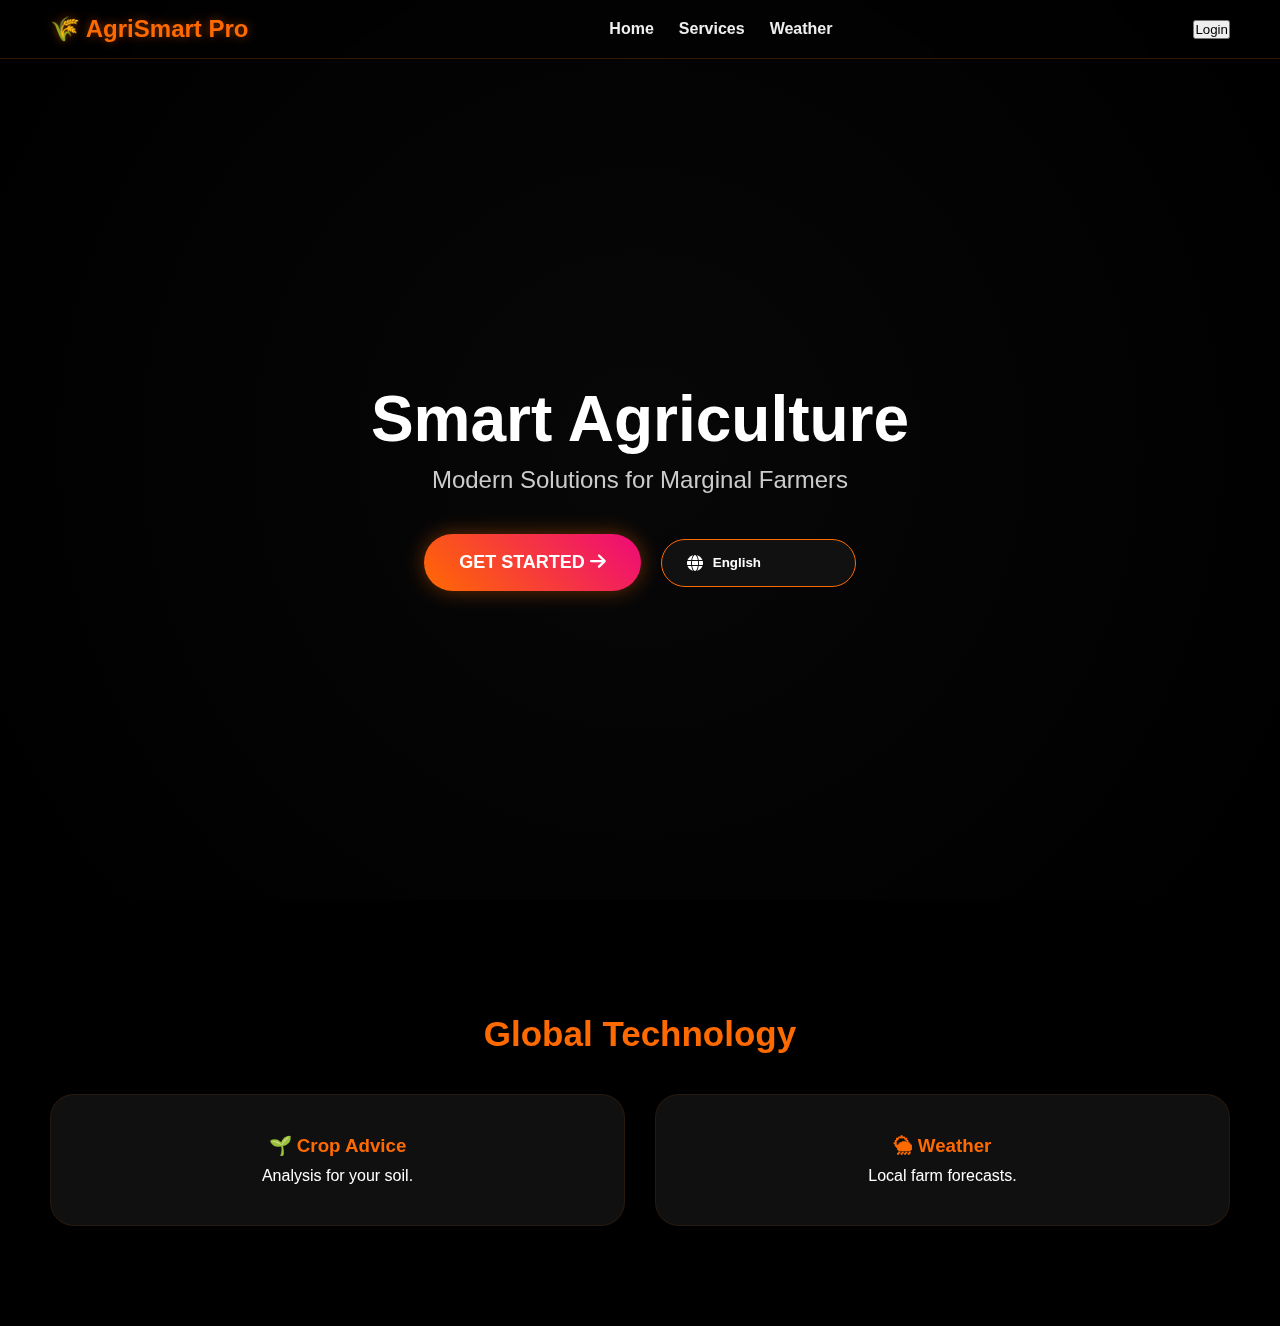
<file: index2.html>
<!DOCTYPE html>
<html lang="en">
<head>
<meta charset="UTF-8">
<meta name="viewport" content="width=device-width, initial-scale=1.0">
<title>AgriSmart Pro | Global Portal</title>
<link href="https://cdnjs.cloudflare.com/ajax/libs/animate.css/4.1.1/animate.min.css" rel="stylesheet">
<link rel="stylesheet" href="https://cdnjs.cloudflare.com/ajax/libs/font-awesome/6.0.0/css/all.min.css">
<style>
/* Previous Styles Kept Same... */
*{margin:0;padding:0;box-sizing:border-box;font-family: 'Segoe UI', Arial, sans-serif; scroll-behavior: smooth;}
body { background-color: #000; color: #fff; overflow-x: hidden; }

.bg-animation { position: fixed; top: 0; left: 0; width: 100%; height: 100%; background: radial-gradient(circle at 50% 50%, #1a1a1a 0%, #000 100%); z-index: -1; }
.stars { position: absolute; width: 200%; height: 200%; background: url('https://www.transparenttextures.com/patterns/stardust.png'); animation: moveStars 100s linear infinite; opacity: 0.3; }
@keyframes moveStars { from { transform: translateY(0); } to { transform: translateY(-50%); } }

/* Navbar */
.navbar{ display:flex; justify-content:space-between; align-items:center; padding:15px 50px; background: rgba(0,0,0,0.8); backdrop-filter: blur(10px); position:sticky; top:0; z-index:1000; border-bottom: 1px solid rgba(255,106,0,0.2); }
.navbar .logo{ font-size:24px; font-weight:bold; color:#ff6a00; cursor: pointer; text-shadow: 0 0 10px rgba(255,106,0,0.5); }
.navbar ul{ display:flex; list-style:none; gap:25px; }
.navbar ul li a{ text-decoration:none; color:#eee; font-weight:600; transition:0.3s; }

/* Flex Container for Buttons */
.hero-btns {
    display: flex;
    gap: 20px;
    align-items: center;
    justify-content: center;
    flex-wrap: wrap;
}

/* Updated Get Started Button */
.get-started-btn {
  padding: 18px 35px;
  font-size: 18px;
  font-weight: bold;
  color: #fff;
  background: linear-gradient(45deg, #ff6a00, #ee0979);
  border: none;
  border-radius: 50px;
  cursor: pointer;
  transition: 0.4s;
  box-shadow: 0 0 20px rgba(255, 106, 0, 0.4);
}
.get-started-btn:hover { transform: scale(1.05); box-shadow: 0 0 30px rgba(255, 106, 0, 0.7); }

/* Stylish Language Selector */
.lang-selector-container {
    position: relative;
    background: rgba(20, 20, 20, 0.8);
    border: 1px solid #ff6a00;
    border-radius: 50px;
    padding: 15px 25px;
    cursor: pointer;
    transition: 0.3s;
    display: flex;
    align-items: center;
    gap: 10px;
}
.lang-selector-container:hover { background: rgba(255, 106, 0, 0.1); box-shadow: 0 0 15px rgba(255, 106, 0, 0.3); }

#langSelect {
    background: transparent;
    color: white;
    border: none;
    outline: none;
    font-weight: bold;
    cursor: pointer;
    appearance: none; /* Removes default arrow */
}

/* Sections Styling */
section { padding: 100px 50px; text-align: center; }
.hero{ height:95vh; display:flex; flex-direction:column; justify-content:center; align-items:center; background: linear-gradient(rgba(0,0,0,0.7),rgba(0,0,0,0.7)), url('https://images.unsplash.com/photo-1500382017468-9049fed747ef?auto=format&fit=crop&w=1600&q=80') no-repeat center/cover; }
.hero h1{ font-size:64px; margin-bottom:10px; }
.hero p{ font-size:24px; margin-bottom:40px; color: #ccc; }

.features-grid{ display:grid; grid-template-columns:repeat(auto-fit,minmax(250px,1fr)); gap:30px; margin-top: 40px; }
.card{ background: rgba(20, 20, 20, 0.8); border: 1px solid rgba(255,106,0,0.1); border-radius:24px; padding:40px 30px; transition:0.4s; }
.card h3 { color: #ff6a00; margin-bottom: 10px; }
</style>
</head>
<body>

<div class="bg-animation"><div class="stars"></div></div>

<div class="navbar">
  <div class="logo" id="navLogo">🌾 AgriSmart Pro</div>
  <ul id="navMenu">
    <li><a href="#home">Home</a></li>
    <li><a href="#features">Services</a></li>
    <li><a href="#weather">Weather</a></li>
  </ul>
  <div class="nav-right">
    <button onclick="alert('Login System')">Login</button>
  </div>
</div>

<section id="home" class="hero">
  <h1 id="mainTitle" class="animate__animated animate__fadeInDown">Smart Agriculture</h1>
  <p id="subTitle" class="animate__animated animate__fadeInUp">Modern Solutions for Marginal Farmers</p>
  
  <div class="hero-btns animate__animated animate__zoomIn">
    <button class="get-started-btn" onclick="location.href='#features'">
        <span id="btnText">GET STARTED</span> <i class="fas fa-arrow-right ml-2"></i>
    </button>

    <div class="lang-selector-container">
        <i class="fas fa-globe text-orange-500"></i>
        <select id="langSelect" onchange="changeLanguage(this.value)">
            <option value="en">English</option>
            <option value="hi">हिन्दी (Hindi)</option>
            <option value="es">Español (Spanish)</option>
            <option value="ar">العربية (Arabic)</option>
            <option value="tr">Türkçe (Turkish)</option>
        </select>
    </div>
  </div>
</section>

<section id="features">
    <h2 id="featTitle" style="font-size: 35px; color: #ff6a00;">Global Technology</h2>
    <div class="features-grid">
        <div class="card"><h3>🌱 Crop Advice</h3><p>Analysis for your soil.</p></div>
        <div class="card"><h3>🌦 Weather</h3><p>Local farm forecasts.</p></div>
    </div>
</section>

<script>
// Language Content Data
const translations = {
    en: {
        title: "Smart Agriculture",
        sub: "Modern Solutions for Marginal Farmers",
        btn: "GET STARTED",
        feat: "Global Technology"
    },
    hi: {
        title: "स्मार्ट कृषि",
        sub: "सीमांत किसानों के लिए आधुनिक समाधान",
        btn: "शुरू करें",
        feat: "वैश्विक तकनीक"
    },
    es: {
        title: "Agricultura Inteligente",
        sub: "Soluciones modernas para pequeños agricultores",
        btn: "EMPEZAR",
        feat: "Tecnología Global"
    },
    ar: {
        title: "الزراعة الذكية",
        sub: "حلول حديثة لصغار المزارعين",
        btn: "البدء الآن",
        feat: "التكنولوجيا العالمية"
    },
    tr: {
        title: "Akıllı Tarım",
        sub: "Küçük Çiftçiler İçin Modern Çözümler",
        btn: "BAŞLA",
        feat: "Küresel Teknoloji"
    }
};

function changeLanguage(lang) {
    const content = translations[lang];
    
    // Update main elements
    document.getElementById('mainTitle').innerText = content.title;
    document.getElementById('subTitle').innerText = content.sub;
    document.getElementById('btnText').innerText = content.btn;
    document.getElementById('featTitle').innerText = content.feat;

    // Optional: Direction for Arabic
    if(lang === 'ar') {
        document.body.style.direction = 'rtl';
    } else {
        document.body.style.direction = 'ltr';
    }
}
</script>

</body>
</html>
</file>
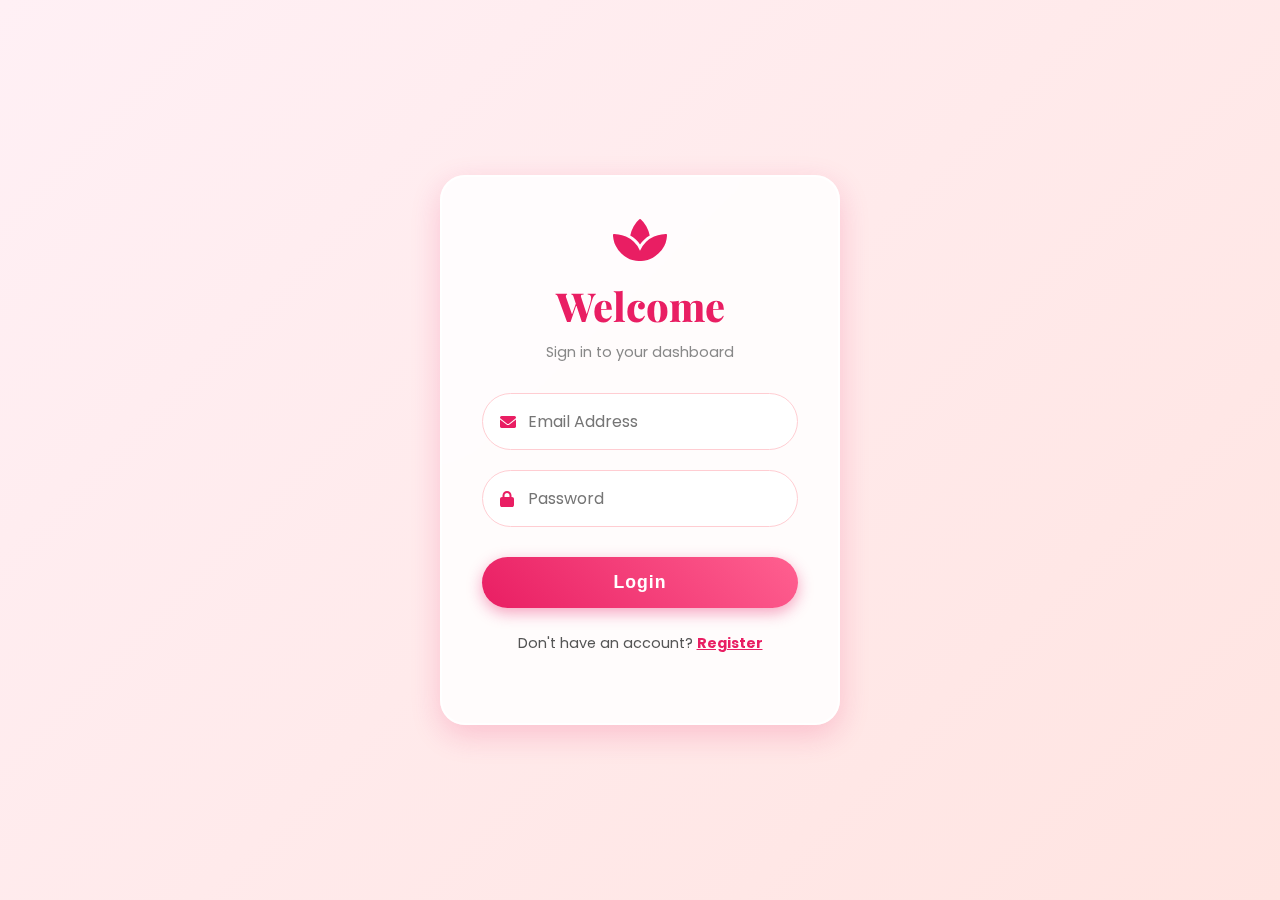
<file: log in.html>
<!DOCTYPE html>
<html lang="en">
<head>
    <meta charset="UTF-8">
    <meta name="viewport" content="width=device-width, initial-scale=1.0">
    <title>GearGuard - Floral Access</title>
    <link href="https://fonts.googleapis.com/css2?family=Playfair+Display:wght@600;800&family=Poppins:wght@300;400;600&display=swap" rel="stylesheet">
    <link rel="stylesheet" href="https://cdnjs.cloudflare.com/ajax/libs/font-awesome/6.0.0/css/all.min.css">
    
    <style>
        /* --- FLORAL THEME VARIABLES --- */
        :root {
            --primary-pink: #e91e63;
            --soft-pink: #fce4ec;
            --leaf-green: #4caf50;
            --white: #ffffff;
            --glass-bg: rgba(255, 255, 255, 0.85); /* Milky Glass */
            --shadow: 0 10px 30px rgba(233, 30, 99, 0.2);
            --font-head: 'Playfair Display', serif;
            --font-body: 'Poppins', sans-serif;
        }

        * { margin: 0; padding: 0; box-sizing: border-box; }

        body {
            height: 100vh;
            background: linear-gradient(135deg, #fff0f5 0%, #ffe4e1 100%); /* Soft Gradient */
            font-family: var(--font-body);
            overflow: hidden;
            display: flex; justify-content: center; align-items: center;
            position: relative;
        }

        /* --- BACKGROUND IMAGE (Soft Flowers) --- */
        .bg-layer {
            position: absolute; top: 0; left: 0; width: 100%; height: 100%;
            /* Beautiful Floral Background */
            background: url('https://images.unsplash.com/photo-1490750967868-58cb7506deed?q=80&w=2070&auto=format&fit=crop') no-repeat center center/cover;
            opacity: 0.6; z-index: -2;
        }

        /* --- FALLING PETALS ANIMATION --- */
        .petal {
            position: absolute; top: -10%;
            width: 15px; height: 15px;
            background: #ffc1e3;
            border-radius: 15px 0 15px 0; /* Petal Shape */
            opacity: 0.8; z-index: -1;
            animation: fall linear infinite;
        }

        @keyframes fall {
            0% { transform: translateY(0) rotate(0deg); opacity: 0.8; }
            100% { transform: translateY(110vh) rotate(360deg); opacity: 0; }
        }

        /* --- 3D FLIP CARD --- */
        .card-container {
            position: relative; width: 400px; min-height: 550px;
            perspective: 1000px;
        }

        .glass-box {
            position: absolute; width: 100%; height: 100%;
            background: var(--glass-bg);
            backdrop-filter: blur(15px); -webkit-backdrop-filter: blur(15px);
            border: 2px solid #fff; border-radius: 25px;
            padding: 40px;
            display: flex; flex-direction: column; align-items: center; justify-content: center;
            box-shadow: var(--shadow);
            transition: transform 0.8s cubic-bezier(0.68, -0.55, 0.265, 1.55);
            backface-visibility: hidden;
        }

        /* Flip Logic */
        .card-container.flip .box-login { transform: rotateY(180deg); }
        .card-container.flip .box-register { transform: rotateY(0deg); }
        .box-login { transform: rotateY(0deg); z-index: 2; }
        .box-register { transform: rotateY(-180deg); z-index: 1; }

        /* Typography & Inputs */
        h2 {
            color: var(--primary-pink); font-family: var(--font-head);
            font-size: 2.5rem; margin-bottom: 10px; font-weight: 800;
        }
        p { color: #888; font-size: 0.9rem; margin-bottom: 30px; }

        .input-group { position: relative; width: 100%; margin-bottom: 20px; }
        
        .input-group input {
            width: 100%; padding: 15px 15px 15px 45px;
            background: #fff; border: 1px solid #ffcdd2;
            border-radius: 50px; /* Pill Shape */
            color: #333; font-family: var(--font-body); font-size: 1rem;
            outline: none; transition: 0.3s;
        }
        
        .input-group input:focus {
            border-color: var(--primary-pink);
            box-shadow: 0 0 10px rgba(233, 30, 99, 0.2);
        }

        .input-group i {
            position: absolute; left: 18px; top: 50%; transform: translateY(-50%);
            color: var(--primary-pink);
        }

        /* Beautiful Button */
        .btn-flower {
            width: 100%; padding: 15px;
            background: linear-gradient(45deg, #e91e63, #ff6090);
            border: none; border-radius: 50px;
            color: white; font-weight: 600; font-size: 1.1rem; letter-spacing: 1px;
            cursor: pointer; transition: 0.3s; margin-top: 10px;
            box-shadow: 0 5px 15px rgba(233, 30, 99, 0.4);
        }
        .btn-flower:hover { transform: translateY(-3px); box-shadow: 0 8px 20px rgba(233, 30, 99, 0.6); }

        .switch-text { margin-top: 25px; color: #555; }
        .switch-text span {
            color: var(--primary-pink); cursor: pointer; font-weight: bold; text-decoration: underline;
        }

    </style>
</head>
<body>

    <div class="bg-layer"></div>
    <div id="petals-container"></div> 

    <div class="card-container" id="mainCard">
        
        <div class="glass-box box-login">
            <i class="fa fa-spa fa-3x" style="color:var(--primary-pink); margin-bottom:15px;"></i>
            <h2>Welcome</h2>
            <p>Sign in to your dashboard</p>

            <form onsubmit="event.preventDefault(); window.location.href='index.html'">
                <div class="input-group">
                    <i class="fa fa-envelope"></i>
                    <input type="email" placeholder="Email Address" required>
                </div>
                <div class="input-group">
                    <i class="fa fa-lock"></i>
                    <input type="password" placeholder="Password" required>
                </div>
                
                <button class="btn-flower">Login</button>
            </form>

            <p class="switch-text">
                Don't have an account? <span onclick="flipCard()">Register</span>
            </p>
        </div>

        <div class="glass-box box-register">
            <i class="fa fa-leaf fa-3x" style="color:var(--leaf-green); margin-bottom:15px;"></i>
            <h2 style="color:var(--leaf-green)">Join Us</h2>
            <p>Start your journey today</p>

            <form onsubmit="event.preventDefault(); window.location.href='index.html'">
                <div class="input-group">
                    <i class="fa fa-user"></i>
                    <input type="text" placeholder="Full Name" required>
                </div>
                <div class="input-group">
                    <i class="fa fa-envelope"></i>
                    <input type="email" placeholder="Email Address" required>
                </div>
                <div class="input-group">
                    <i class="fa fa-key"></i>
                    <input type="password" placeholder="Create Password" required>
                </div>

                <button class="btn-flower" style="background: linear-gradient(45deg, #4caf50, #81c784); box-shadow: 0 5px 15px rgba(76, 175, 80, 0.4);">
                    Register
                </button>
            </form>

            <p class="switch-text">
                Already a member? <span onclick="flipCard()" style="color:var(--leaf-green)">Login</span>
            </p>
        </div>

    </div>

    <script>
        // 1. FLIP LOGIC
        function flipCard() { document.getElementById('mainCard').classList.toggle('flip'); }

        // 2. PETAL RAIN ANIMATION
        function createPetals() {
            const container = document.getElementById('petals-container');
            const count = 25; // પાંખડીઓની સંખ્યા

            for(let i=0; i<count; i++){
                const petal = document.createElement('div');
                petal.classList.add('petal');
                
                // Random position & speed
                petal.style.left = Math.random() * 100 + '%';
                petal.style.animationDuration = Math.random() * 5 + 5 + 's'; // 5-10s
                petal.style.animationDelay = Math.random() * 5 + 's';
                
                // Random Color Variance (Pink to White)
                if(Math.random() > 0.5) petal.style.background = '#ffebee';
                
                container.appendChild(petal);
            }
        }
        createPetals();
    </script>
</body>
</html>
</file>
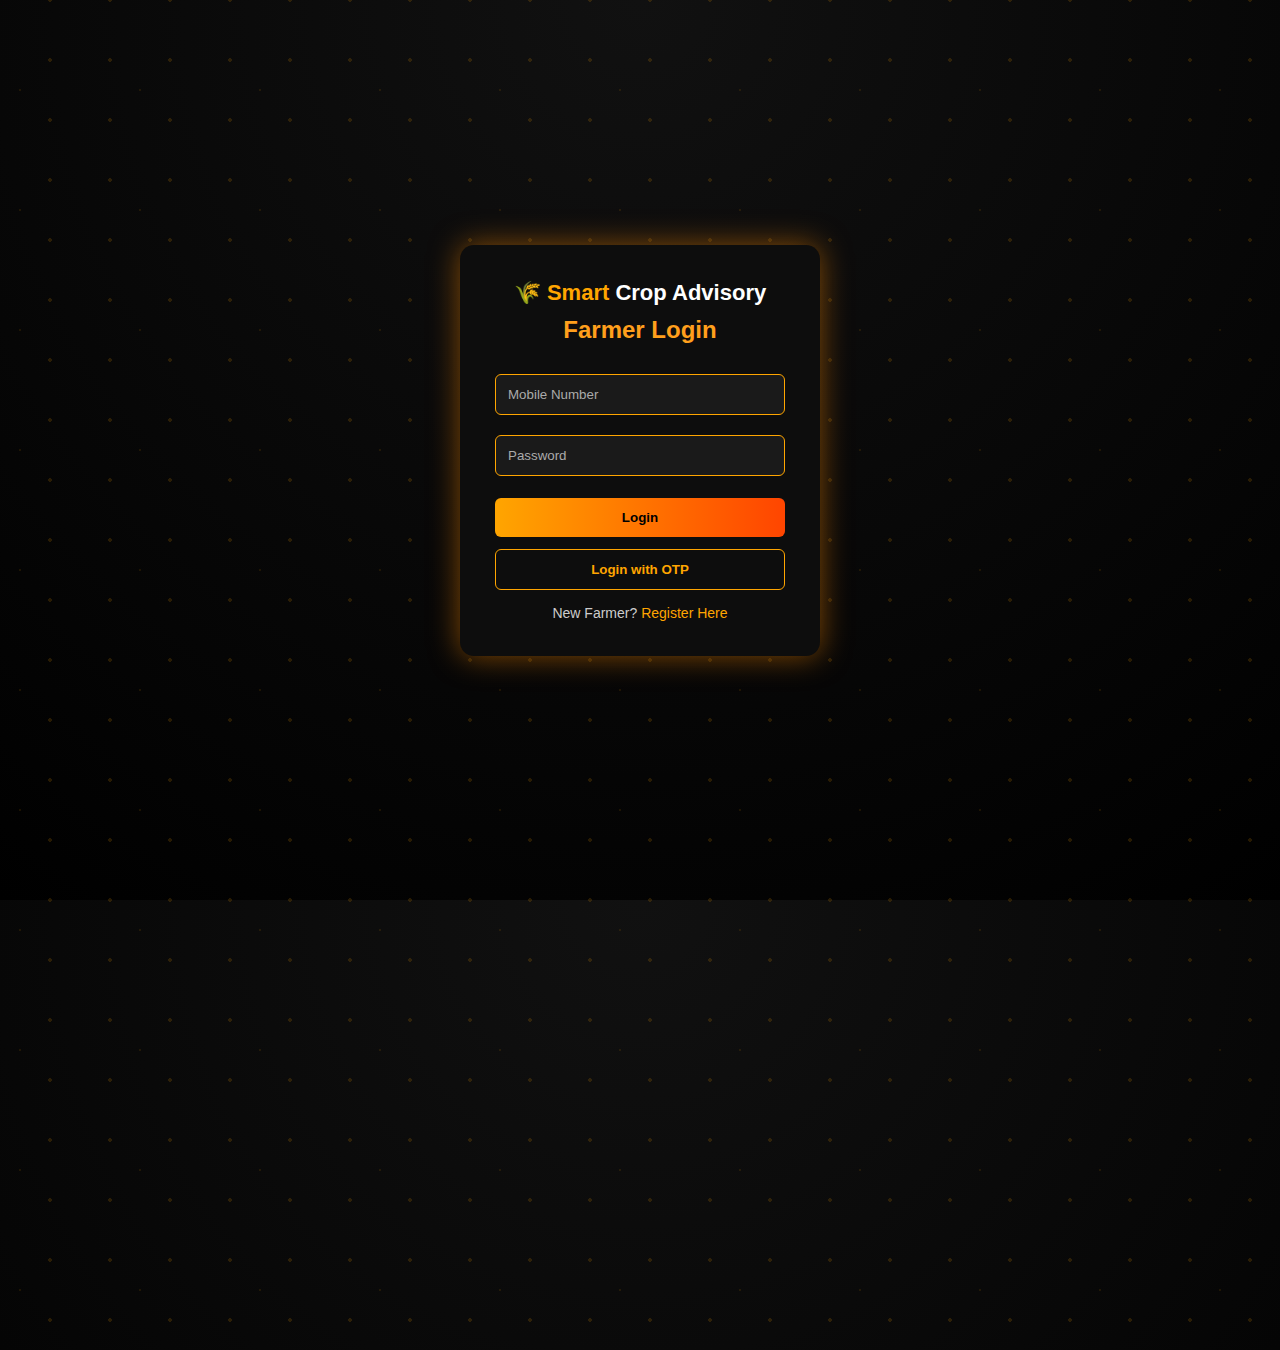
<file: login 2.html>
<!DOCTYPE html>
<html lang="en">
<head>
<meta charset="UTF-8">
<title>Smart Crop Advisory | Farmer Login</title>

<style>
*{
    margin:0;
    padding:0;
    box-sizing:border-box;
    font-family: Arial, sans-serif;
}

body{
    height:100vh;
    background: radial-gradient(circle at top, #111, #000);
    overflow:hidden;
    display:flex;
    justify-content:center;
    align-items:center;
}

body::before{
    content:"";
    position:absolute;
    width:200%;
    height:200%;
    background:
        radial-gradient(circle, rgba(255,165,0,0.15) 2px, transparent 2px),
        radial-gradient(circle, rgba(255,165,0,0.1) 1px, transparent 1px);
    background-size:60px 60px, 120px 120px;
    animation: moveBg 20s linear infinite;
}

@keyframes moveBg{
    from{transform:translate(0,0);}
    to{transform:translate(-200px,-200px);}
}

.login-box{
    position:relative;
    background:#0d0d0d;
    width:360px;
    padding:35px;
    border-radius:14px;
    box-shadow:0 0 30px rgba(255,140,0,0.5);
    text-align:center;
    z-index:1;
}

.logo{
    font-size:22px;
    color:orange;
    font-weight:bold;
    margin-bottom:10px;
}
.logo span{color:white;}

.login-box h2{
    color:#ff9f1c;
    margin-bottom:20px;
}

.login-box input{
    width:100%;
    padding:12px;
    margin:10px 0;
    background:#1a1a1a;
    border:1px solid orange;
    border-radius:6px;
    color:white;
}

.login-box input::placeholder{color:#aaa;}

.btn{
    width:100%;
    padding:12px;
    margin-top:12px;
    border:none;
    border-radius:6px;
    font-weight:bold;
    cursor:pointer;
    background:linear-gradient(90deg, orange, #ff4500, orange);
    background-size:200%;
    animation: glow 3s linear infinite;
}

@keyframes glow{
    0%{background-position:0%;}
    100%{background-position:200%;}
}

.btn:hover{box-shadow:0 0 15px orange;}

.otp-btn{
    background:none;
    border:1px solid orange;
    color:orange;
}

.otp-btn:hover{
    background:orange;
    color:black;
}

.links{
    margin-top:15px;
    font-size:14px;
    color:#ccc;
}
.links a{
    color:orange;
    text-decoration:none;
}
.links a:hover{text-decoration:underline;}

.hidden{display:none;}
</style>
</head>

<body>

<div class="login-box">
    <div class="logo">🌾 Smart <span>Crop Advisory</span></div>
    <h2>Farmer Login</h2>

<form onsubmit="loginUser(event)">

        <input type="text" placeholder="Mobile Number" required>

        <!-- Password Login -->
        <div id="passwordBox">
            <input type="password" placeholder="Password">
        </div>

        <!-- OTP Login -->
        <div id="otpBox" class="hidden">
            <input type="text" placeholder="Enter OTP">
        </div>

        <button class="btn">Login</button>
        <button type="button" class="btn otp-btn" onclick="toggleOTP()">
            Login with OTP
        </button>
    </form>

    <div class="links">
        New Farmer? <a href="register.html">Register Here</a>
    </div>
</div>

<script>
function toggleOTP(){
    document.getElementById("passwordBox").classList.toggle("hidden");
    document.getElementById("otpBox").classList.toggle("hidden");
}

function loginUser(event){
    event.preventDefault(); // page reload rokta hai
    window.location.href = "dashboard.html";
}
</script>


</body>
</html>
</file>
